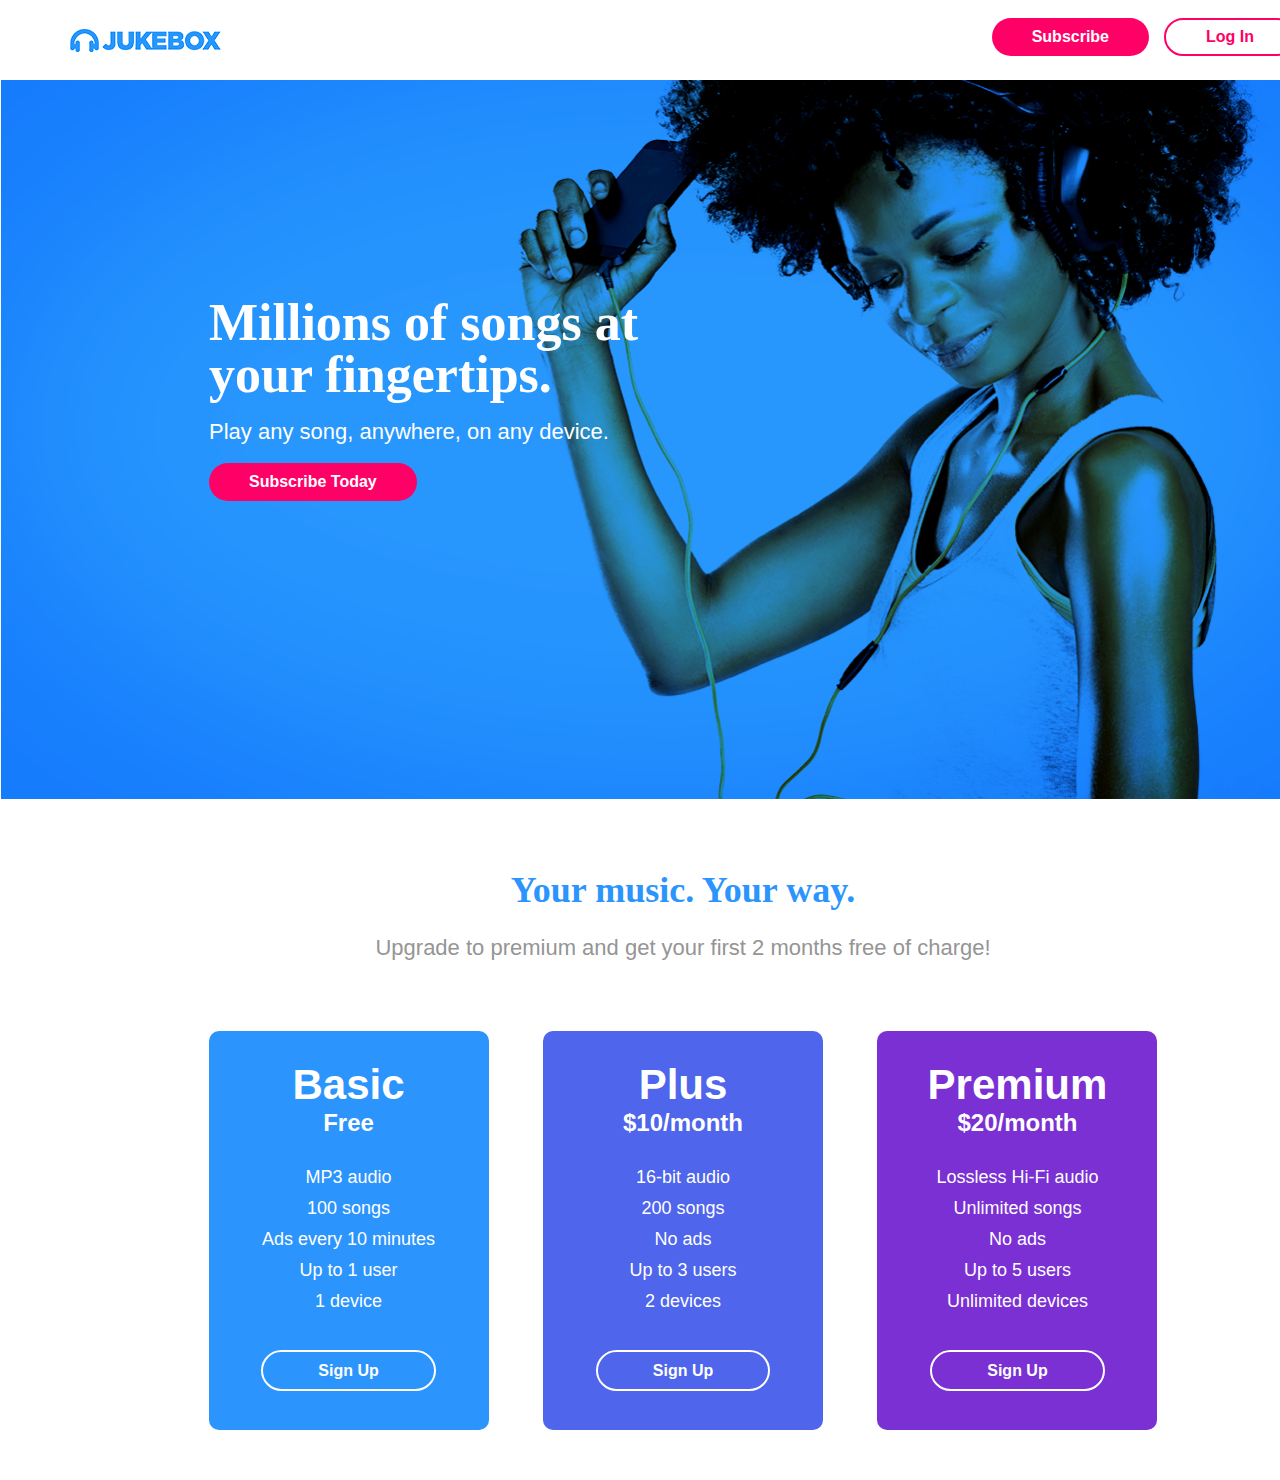
<file: index.html>
<html>
	<head>
		<link href="css/styles.css" rel="stylesheet" type="text/css" />
	</head>

	<body>
    <div class="wrapper">
      <div class="navbar">
        <a href="index.html"><img class="logo" src="img/jukebox-logo-blue.png" /></a>
        <a class="btn navLogin">Log In</a>
        <a class="btn navSubscribe">Subscribe</a>
      </div>

      <div class="splash">
        <img src="img/hero-photo.png">

        <div class="splash-text">
          <h1>Millions of songs at your fingertips.</h1>
          <p>Play any song, anywhere, on any device.</p>
          <a class="btn navSubscribe navSubscribeToday">Subscribe Today</a>
        </div>
      </div>

      <div class="middle">
        <h2>Your music. Your way.</h2>
        <p>Upgrade to premium and get your first 2 months free of charge!</p>
      </div>

      <div class="columns">

        <div class="col col-basic">
          <h3>Basic</h3>
          <h4>Free</h4>
          <ul>
            <li>MP3 audio</li>
            <li>100 songs</li>
            <li>Ads every 10 minutes</li>
            <li>Up to 1 user</li>
            <li>1 device</li>
          </ul>
          <a href="basic.html" class="sign-up">Sign Up</a>
        </div>

        <div class="col col-plus">
          <h3>Plus</h3>
          <h4>$10/month</h4>
          <ul>
            <li>16-bit audio</li>
            <li>200 songs</li>
            <li>No ads</li>
            <li>Up to 3 users</li>
            <li>2 devices</li>
          </ul>
          <a href="plus.html" class="sign-up">Sign Up</a>
        </div>

        <div class="col col-premium">
          <h3>Premium</h3>
          <h4>$20/month</h4>
          <ul>
            <li>Lossless Hi-Fi audio</li>
            <li>Unlimited songs</li>
            <li>No ads</li>
            <li>Up to 5 users</li>
            <li>Unlimited devices</li>
          </ul>
          <a href="premium.html" class="sign-up">Sign Up</a>
        </div>

      </div>
    </div>
	</body>
</html>
</file>
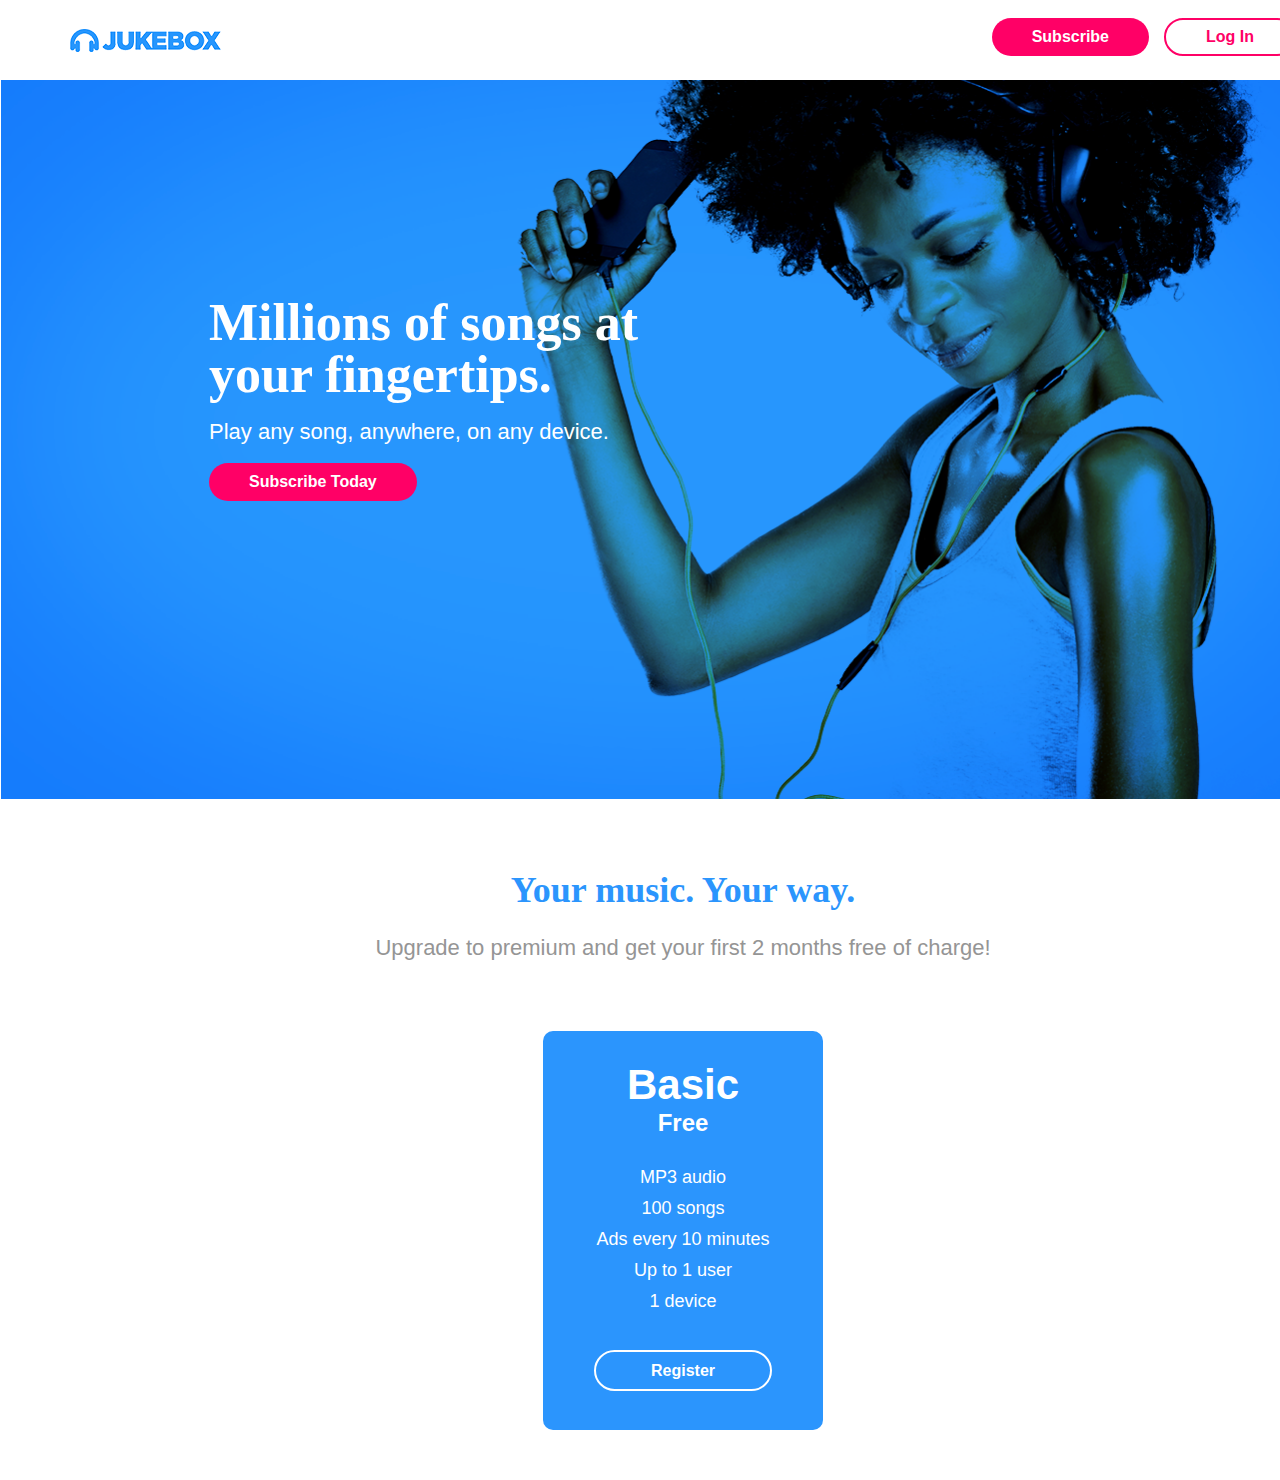
<file: basic.html>
<html>
  <head>
    <link href="css/styles.css" rel="stylesheet" type="text/css" />
  </head>

  <body>
    <div class="wrapper">
      <div class="navbar">
        <a href="index.html"><img class="logo" src="img/jukebox-logo-blue.png" /></a>
        <a class="btn navLogin">Log In</a>
        <a class="btn navSubscribe">Subscribe</a>
      </div>

      <div class="splash">
        <img src="img/hero-photo.png">

        <div class="splash-text">
          <h1>Millions of songs at your fingertips.</h1>
          <p>Play any song, anywhere, on any device.</p>
          <a class="btn navSubscribe navSubscribeToday">Subscribe Today</a>
        </div>
      </div>

      <div class="middle">
        <h2>Your music. Your way.</h2>
        <p>Upgrade to premium and get your first 2 months free of charge!</p>
      </div>

      <div class="columns">

        <div class="col col-basic">
          <h3>Basic</h3>
          <h4>Free</h4>
          <ul>
            <li>MP3 audio</li>
            <li>100 songs</li>
            <li>Ads every 10 minutes</li>
            <li>Up to 1 user</li>
            <li>1 device</li>
          </ul>
          <a class="sign-up">Register</a>
        </div>

      </div>
    </div>
  </body>
</html>
</file>
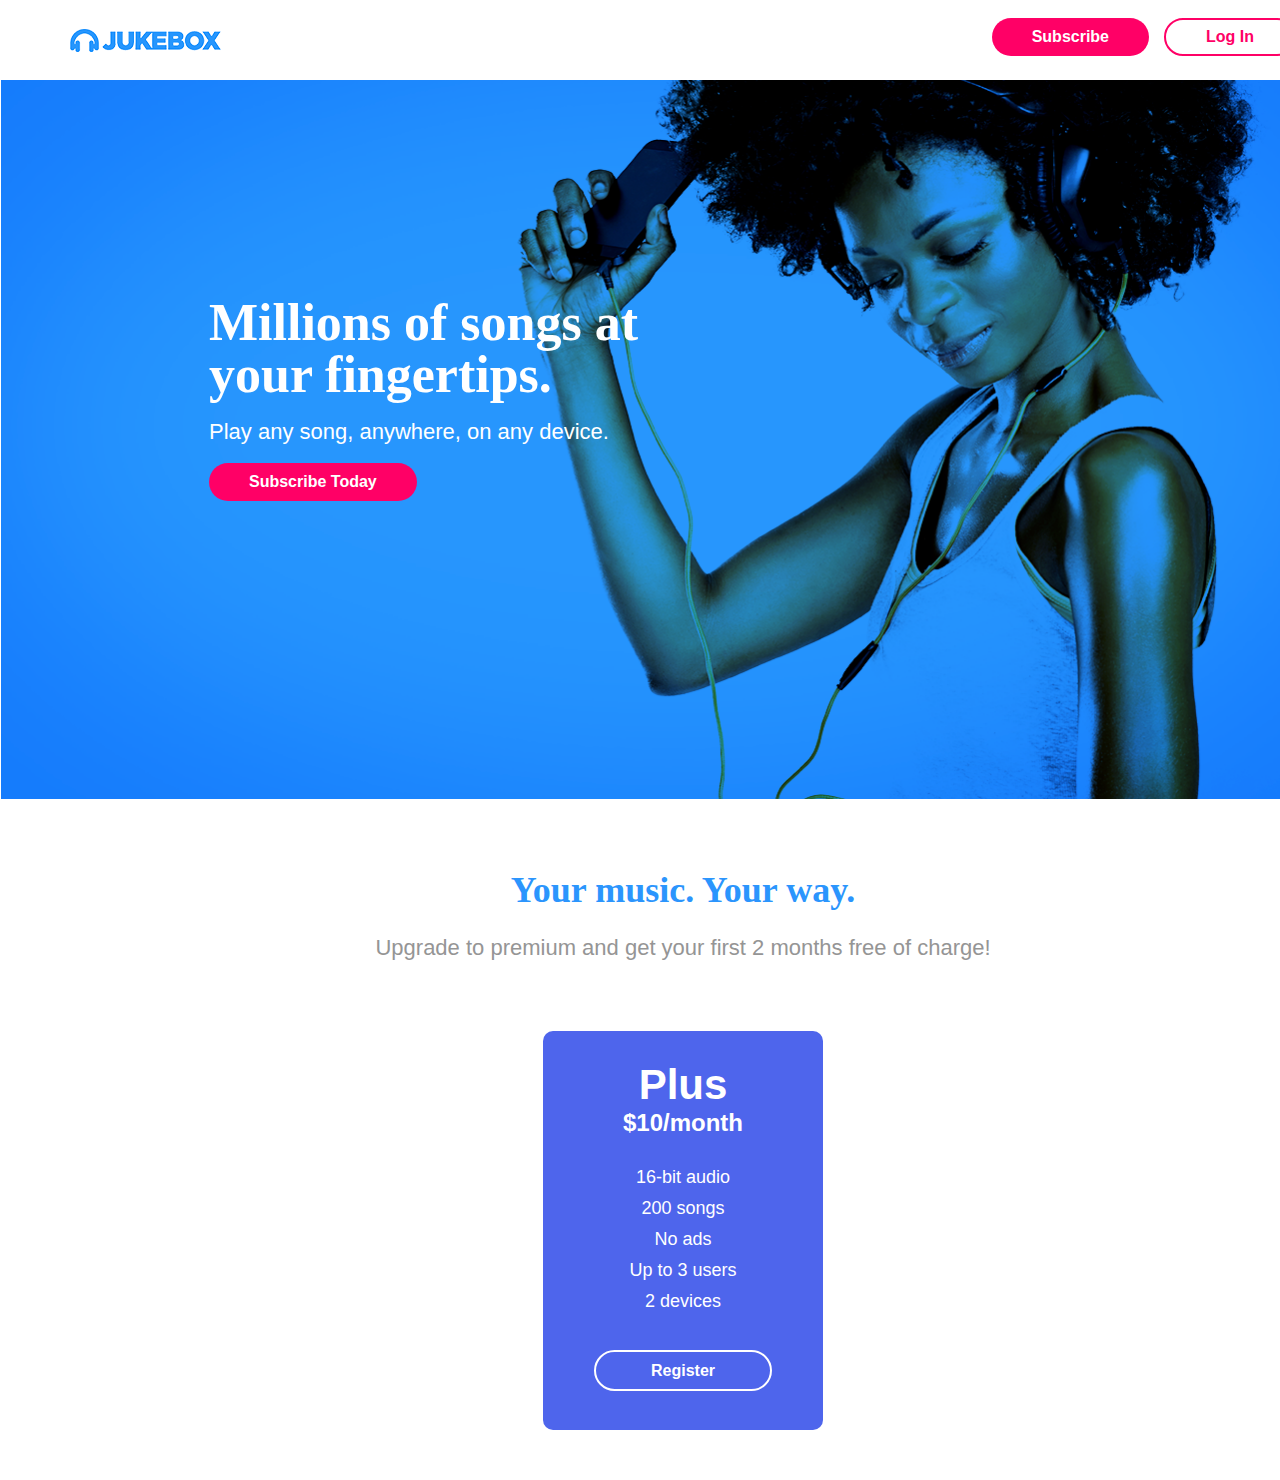
<file: plus.html>
<html>
  <head>
    <link href="css/styles.css" rel="stylesheet" type="text/css" />
  </head>

  <body>
    <div class="wrapper">
      <div class="navbar">
        <a href="index.html"><img class="logo" src="img/jukebox-logo-blue.png" /></a>
        <a class="btn navLogin">Log In</a>
        <a class="btn navSubscribe">Subscribe</a>
      </div>

      <div class="splash">
        <img src="img/hero-photo.png">

        <div class="splash-text">
          <h1>Millions of songs at your fingertips.</h1>
          <p>Play any song, anywhere, on any device.</p>
          <a class="btn navSubscribe navSubscribeToday">Subscribe Today</a>
        </div>
      </div>

      <div class="middle">
        <h2>Your music. Your way.</h2>
        <p>Upgrade to premium and get your first 2 months free of charge!</p>
      </div>

      <div class="columns">

        <div class="col col-plus">
          <h3>Plus</h3>
          <h4>$10/month</h4>
          <ul>
            <li>16-bit audio</li>
            <li>200 songs</li>
            <li>No ads</li>
            <li>Up to 3 users</li>
            <li>2 devices</li>
          </ul>
          <a class="sign-up">Register</a>
        </div>

      </div>
    </div>
  </body>
</html>
</file>
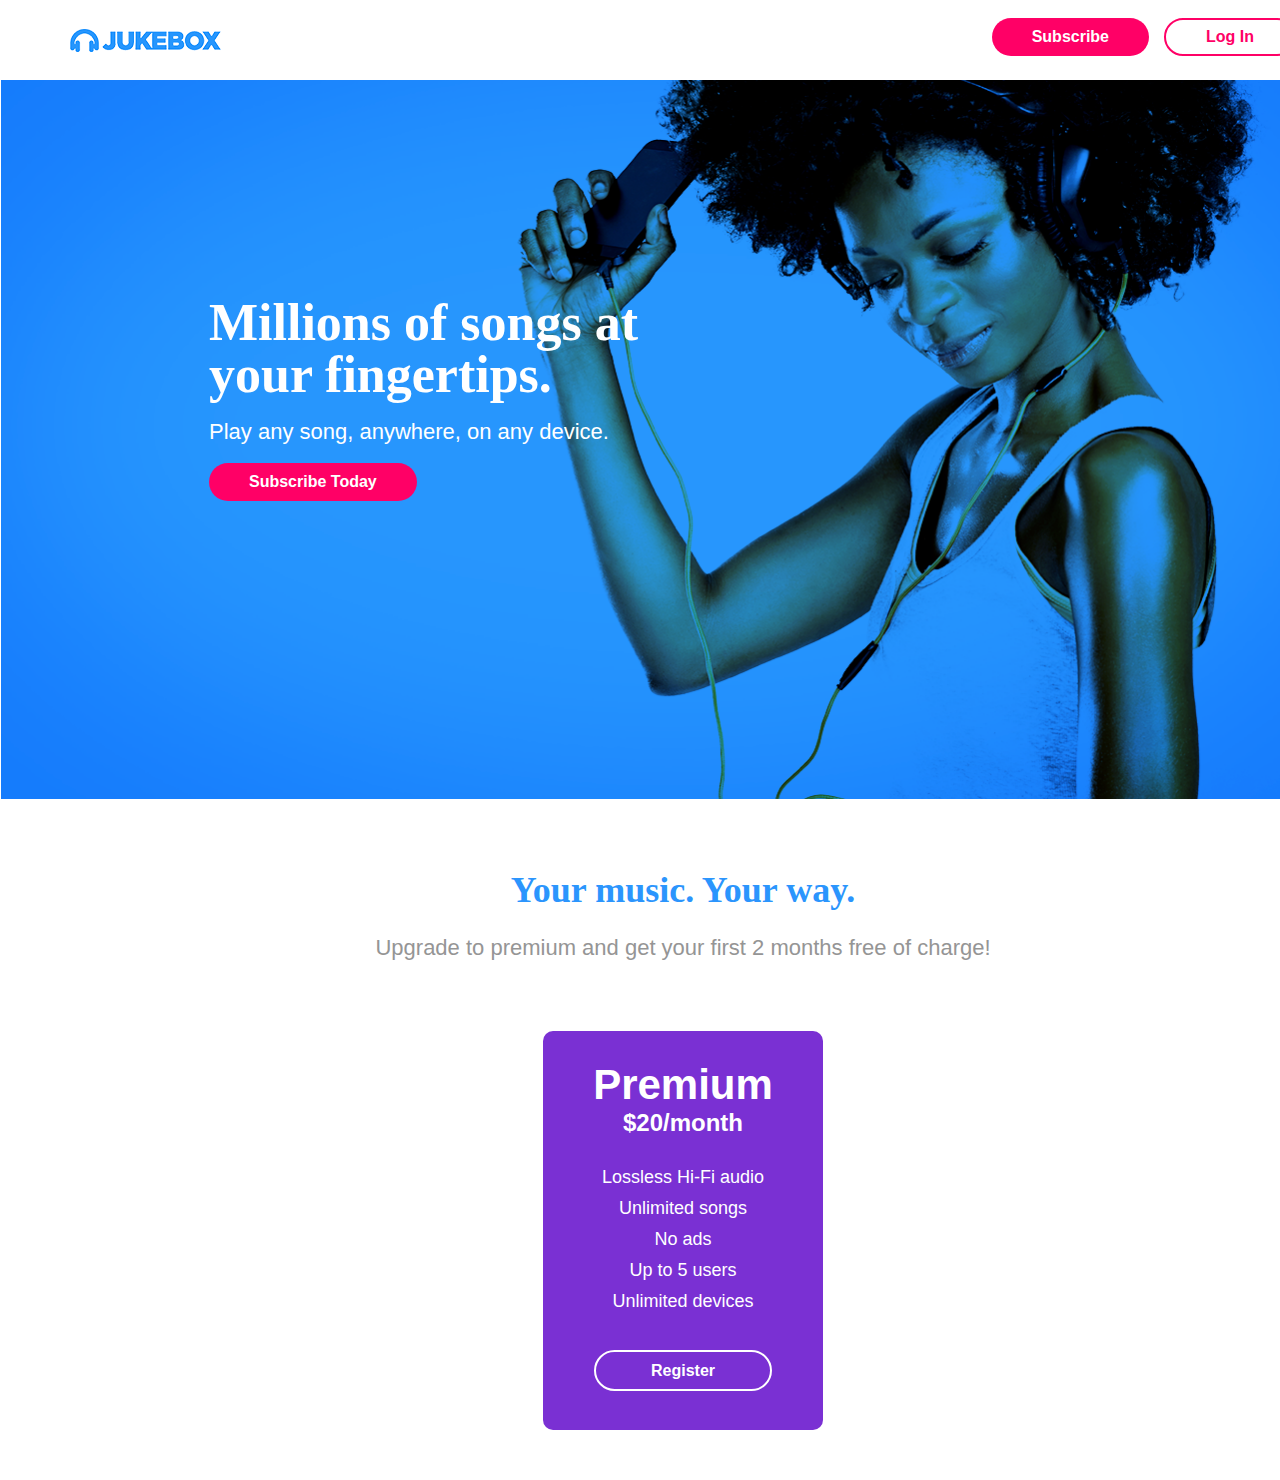
<file: premium.html>
<html>
  <head>
    <link href="css/styles.css" rel="stylesheet" type="text/css" />
  </head>

  <body>
    <div class="wrapper">
      <div class="navbar">
        <a href="index.html"><img class="logo" src="img/jukebox-logo-blue.png" /></a>
        <a class="btn navLogin">Log In</a>
        <a class="btn navSubscribe">Subscribe</a>
      </div>

      <div class="splash">
        <img src="img/hero-photo.png">

        <div class="splash-text">
          <h1>Millions of songs at your fingertips.</h1>
          <p>Play any song, anywhere, on any device.</p>
          <a class="btn navSubscribe navSubscribeToday">Subscribe Today</a>
        </div>
      </div>

      <div class="middle">
        <h2>Your music. Your way.</h2>
        <p>Upgrade to premium and get your first 2 months free of charge!</p>
      </div>

      <div class="columns">

        <div class="col col-premium">
          <h3>Premium</h3>
          <h4>$20/month</h4>
          <ul>
            <li>Lossless Hi-Fi audio</li>
            <li>Unlimited songs</li>
            <li>No ads</li>
            <li>Up to 5 users</li>
            <li>Unlimited devices</li>
          </ul>
          <a class="sign-up">Register</a>
        </div>

      </div>
    </div>
  </body>
</html>
</file>
<file: css/styles.css>
body
{
	font-family: "Arial";
}

div, h1, h2, h3, h4, h5, a, ul, li {
	/* This style forces a black border on most elements in this assignment
	   Uncomment it to help you visualize the document structure */

	/*
	border: 2px solid black ;
	box-sizing:border-box;
	margin: 1px;
	*/
}

/* This CSS rule removes some of the default styling You can leave it in place */
h1, h2, h3, h4, h5, p, a, body
{
	padding: 0px;
	margin: 0px;
}


/* BEGIN YOUR CHANGES HERE */

.wrapper {
  margin: 0 auto;
  width: 1366px;
}

.btn {
  border-radius: 25px;
  border-color: #F06;
  color: white;
  font-weight: bold;
  background-color: #F06;
  padding: 10px 40px;
}

.navLogin {
  background-color: #fff;
  border: 2px solid #F06;
  color: #F06;
  float: right;
  margin-top: 18px;
  margin-right: 70px;
  padding-top: 8px;
  padding-bottom: 8px;
}

.navSubscribe {
  float: right;
  margin-top: 18px;
  margin-right: 15px;
}

.logo {
  margin: 29px 0 0 70px;
}

.splash {
  position: relative;
}

.splash img {
  margin-top: 24px;
  width: 100%;
}

.splash-text {
  position: absolute;
  top: 245px;
  left: 209px;
  text-align: left;
  width: 515px;
}

.splash-text h1 {
  font-family: "Arial Black";
  font-size: 52px;
  color: #fff;
  line-height: 1;
}

.splash-text p {
  font-size: 22px;
  color: #fff;
  margin-top: 18px;
}

.splash-text a {
  display: inline-block;
  float: none;
}

.navSubscribeToday {
  font-weight: bold;
}

.middle {
  text-align: center;
}

.middle h2 {
  color: #2B95FD;
  font-family: "Arial Black";
  font-size: 36px;
  margin: 70px 0 24px 0;
}

.middle p {
  color: #959595;
  font-size: 22px;
}

.columns {
  margin: 70px 0 50px 0;
  text-align: center;
}

.col {
  background-color: #2B95FD;
  border-radius: 10px;
  color: #fff;
  display: inline-block;
  padding: 30px 30px 50px 30px;
  width: 220px;
}

.col ul {
  list-style: none;
  margin: 30px 0 50px;
  padding: 0;
}

.col li {
  font-size: 18px;
  margin: 10px 0;
}

.col h3 {
  font-weight: bold;
  font-size: 42px;
}

.col h4 {
  font-weight: bold;
  font-size: 24px;
}

.sign-up {
  border-radius: 25px;
  border: 2px solid #fff;
  color: #fff;
  font-weight: bold;
  padding: 10px 55px;
  text-decoration: none;
}

.col-plus {
  background-color: #4e65ec;
  margin: 0 50px;
}

.col-premium {
  background-color: #7a30d3;
}
</file>
